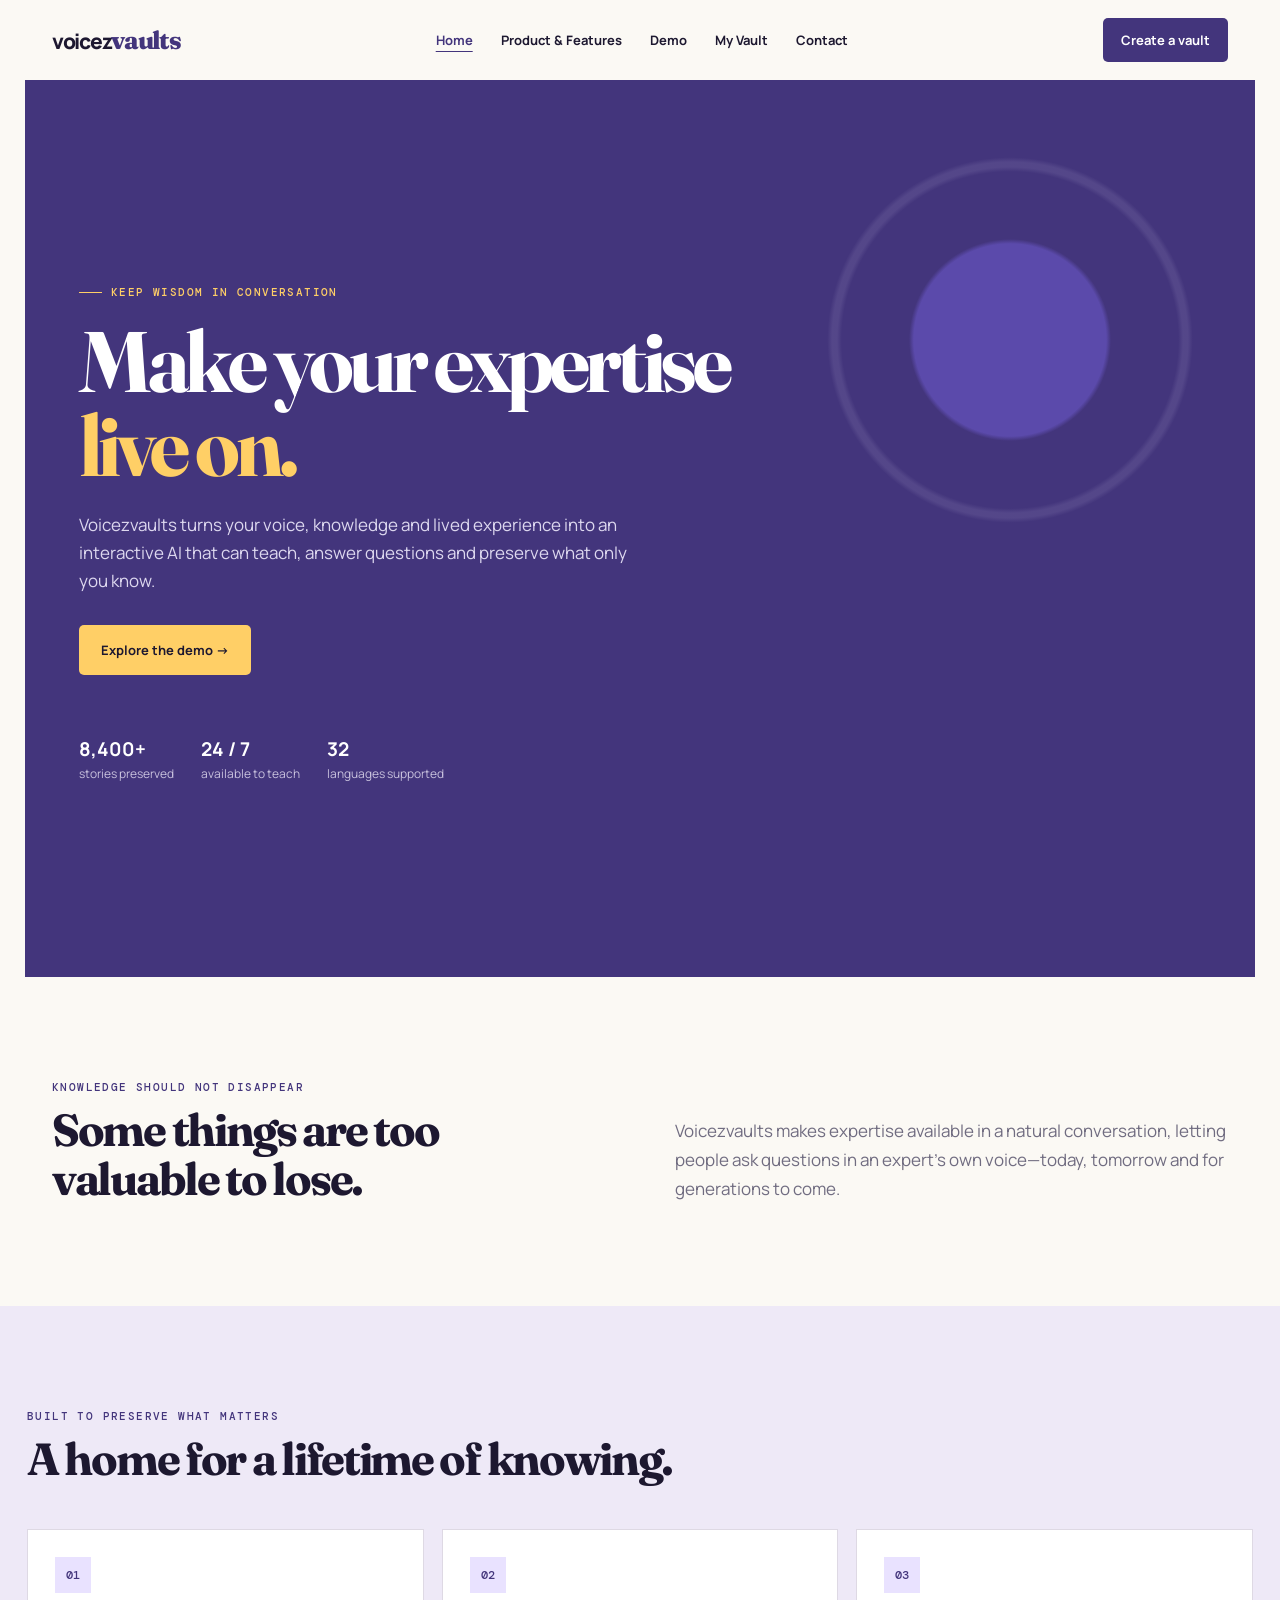
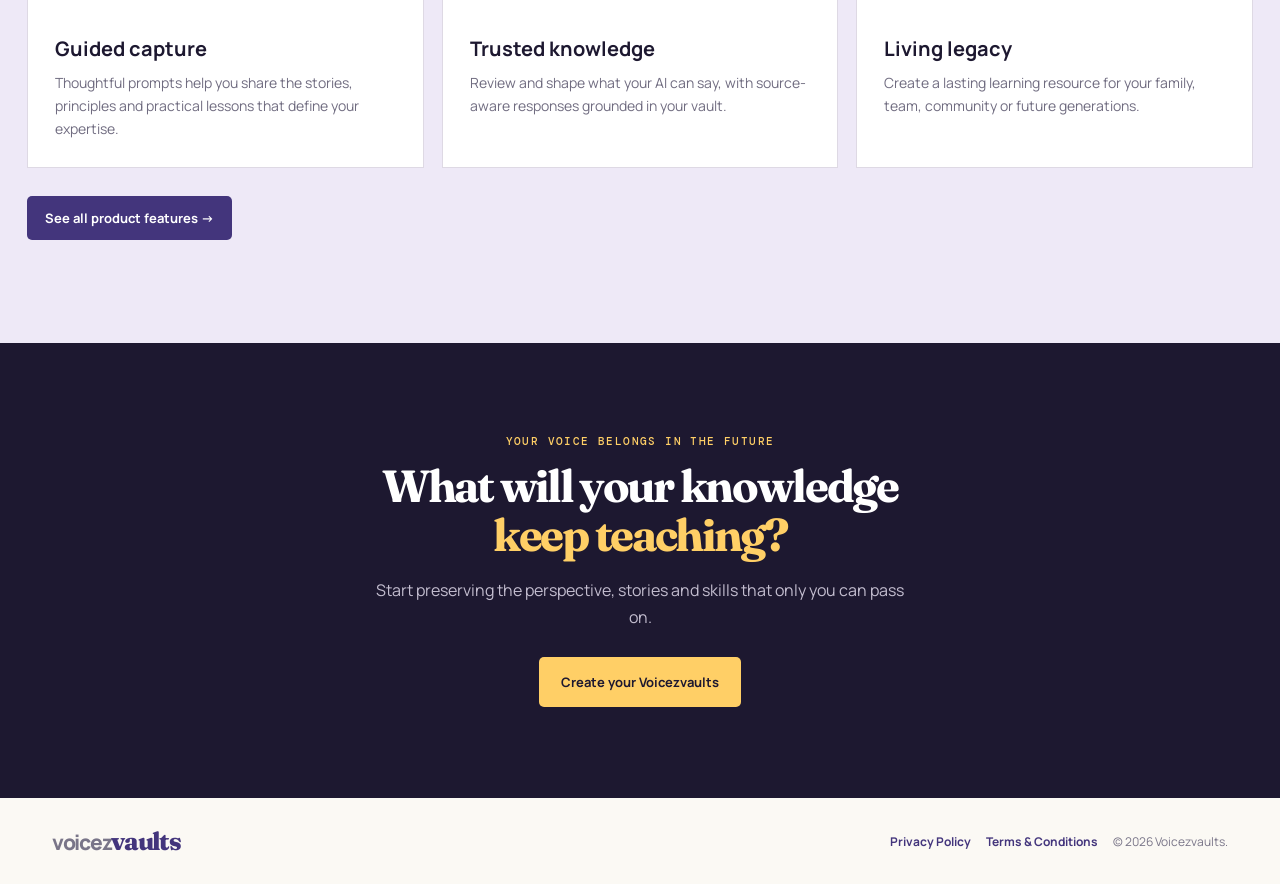
<file: index.html>
<!doctype html><html lang="en"><head><meta charset="UTF-8"><meta name="viewport" content="width=device-width,initial-scale=1.0"><title>Voicezvaults | Expertise that keeps speaking</title><link rel="stylesheet" href="styles.css"></head><body><header class="nav"><a href="index.html" class="logo">voicez<span>vaults</span></a><nav class="links"><a class="active" href="index.html">Home</a><a href="product.html">Product &amp; Features</a><a href="demo.html">Demo</a><a href="vault.html">My Vault</a><a href="contact.html">Contact</a></nav><a class="btn" href="vault.html">Create a vault</a></header><main><section class="hero"><div class="hero-inner"><div class="eyebrow">Keep wisdom in conversation</div><h1>Make your expertise<br><em>live on.</em></h1><p class="sub">Voicezvaults turns your voice, knowledge and lived experience into an interactive AI that can teach, answer questions and preserve what only you know.</p><a class="btn" href="demo.html">Explore the demo &rarr;</a><div class="proof"><span><b>8,400+</b>stories preserved</span><span><b>24 / 7</b>available to teach</span><span><b>32</b>languages supported</span></div></div></section><section class="intro"><div><div class="kicker">Knowledge should not disappear</div><h2>Some things are too valuable to lose.</h2></div><p class="copy">Voicezvaults makes expertise available in a natural conversation, letting people ask questions in an expert's own voice—today, tomorrow and for generations to come.</p></section><section class="cards"><div><div class="kicker">Built to preserve what matters</div><h2>A home for a lifetime of knowing.</h2><div class="features"><article class="feature"><div class="icon">01</div><h3>Guided capture</h3><p>Thoughtful prompts help you share the stories, principles and practical lessons that define your expertise.</p></article><article class="feature"><div class="icon">02</div><h3>Trusted knowledge</h3><p>Review and shape what your AI can say, with source-aware responses grounded in your vault.</p></article><article class="feature"><div class="icon">03</div><h3>Living legacy</h3><p>Create a lasting learning resource for your family, team, community or future generations.</p></article></div><p style="margin:28px 0 0"><a class="btn" href="product.html">See all product features &rarr;</a></p></div></section><section class="band"><div class="kicker" style="color:var(--gold);justify-content:center">Your voice belongs in the future</div><h2>What will your knowledge<br><em>keep teaching?</em></h2><p>Start preserving the perspective, stories and skills that only you can pass on.</p><a class="btn" href="vault.html">Create your Voicezvaults</a></section></main><footer class="footer"><span class="logo">voicez<span>vaults</span></span><span class="footer-links"><a href="privacy.html">Privacy Policy</a><a href="terms.html">Terms &amp; Conditions</a><span>&copy; 2026 Voicezvaults.</span></span></footer></body></html>
</file>
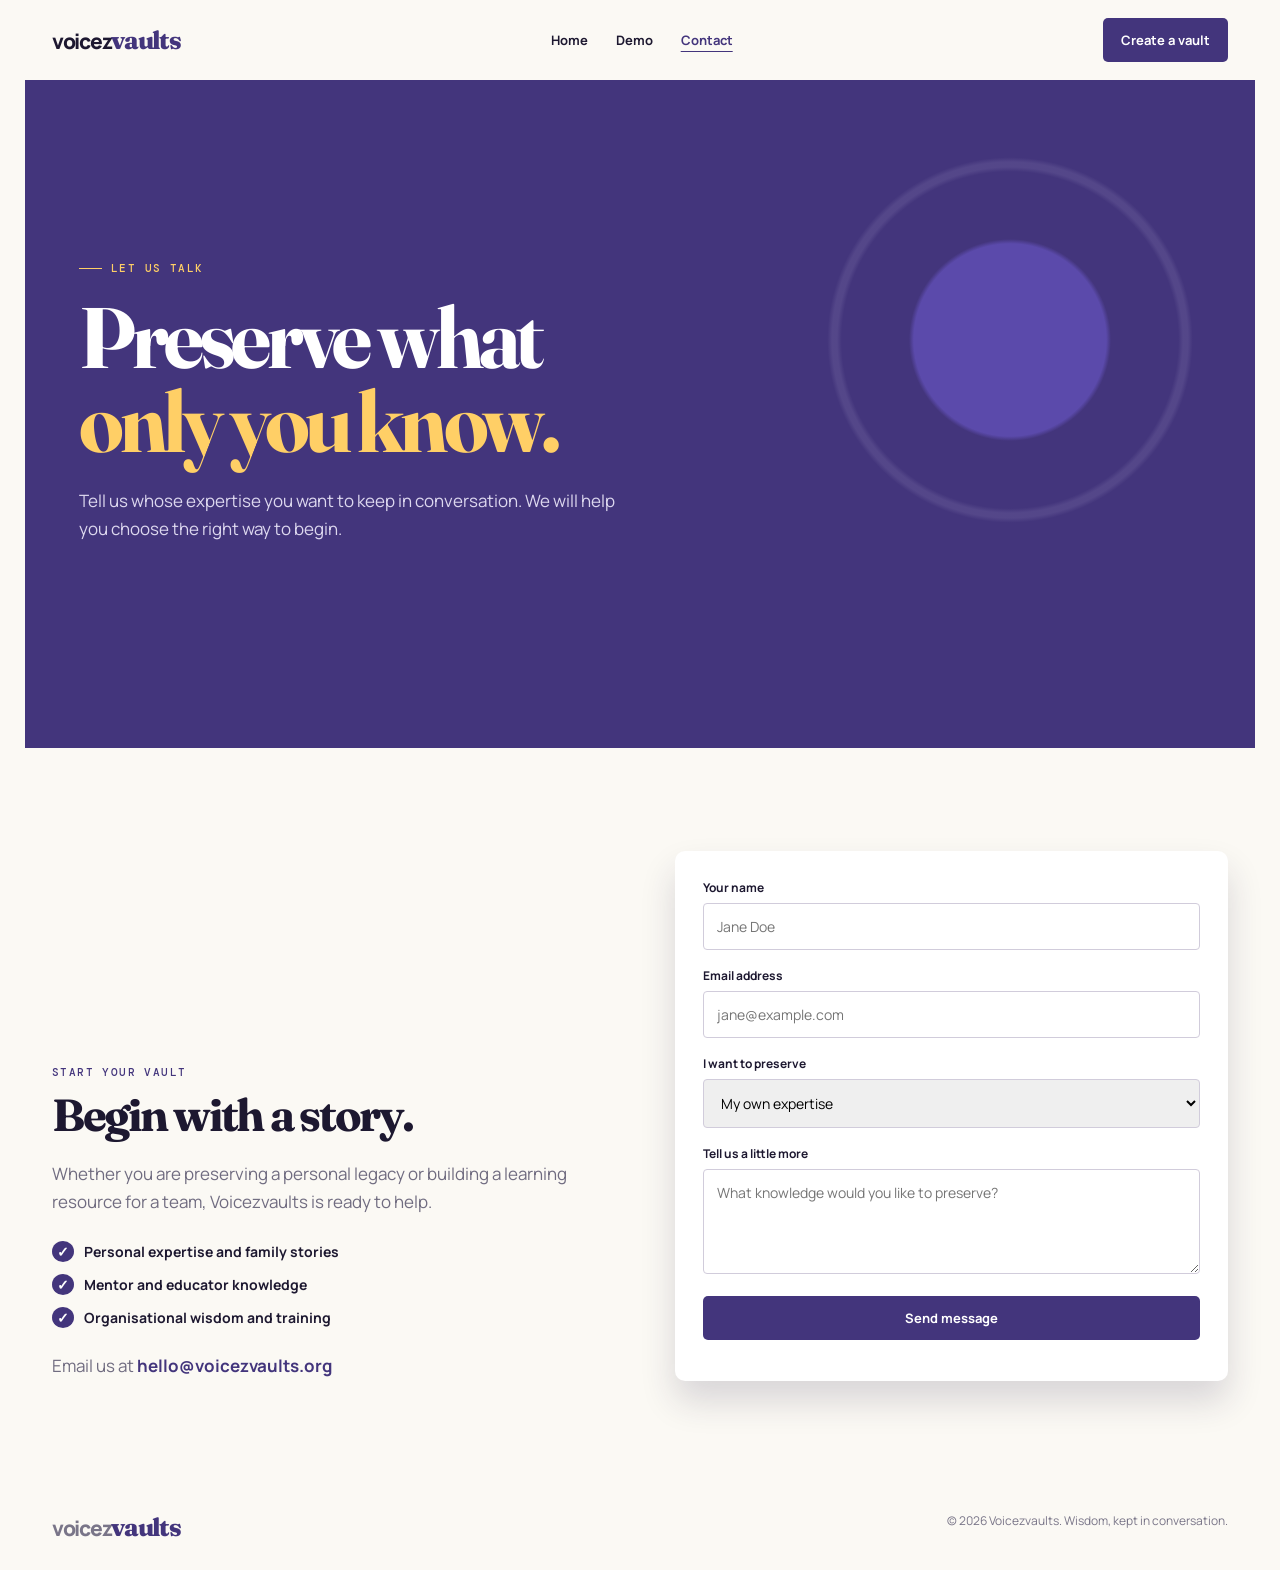
<file: contact.html>
<!doctype html><html lang="en"><head><meta charset="UTF-8"><meta name="viewport" content="width=device-width,initial-scale=1.0"><title>Voicezvaults | Contact</title><link rel="stylesheet" href="styles.css"></head><body><header class="nav"><a href="index.html" class="logo">voicez<span>vaults</span></a><nav class="links"><a href="index.html">Home</a><a href="demo.html">Demo</a><a class="active" href="contact.html">Contact</a></nav><a class="btn" href="contact.html">Create a vault</a></header><main><section class="page-head"><div><div class="eyebrow">Let us talk</div><h1>Preserve what<br><em>only you know.</em></h1><p class="sub">Tell us whose expertise you want to keep in conversation. We will help you choose the right way to begin.</p></div></section><section class="contact-grid"><div><div class="kicker">Start your vault</div><h2>Begin with a story.</h2><p class="copy" style="margin-top:20px">Whether you are preserving a personal legacy or building a learning resource for a team, Voicezvaults is ready to help.</p><ul class="ticks"><li>Personal expertise and family stories</li><li>Mentor and educator knowledge</li><li>Organisational wisdom and training</li></ul><p class="copy">Email us at <b style="color:var(--violet)">hello@voicezvaults.org</b></p></div><form class="form-card" onsubmit="event.preventDefault();document.getElementById('note').textContent='Thank you. We will be in touch soon.'"><label for="name">Your name</label><input id="name" required placeholder="Jane Doe"><label for="email">Email address</label><input id="email" type="email" required placeholder="jane@example.com"><label for="interest">I want to preserve</label><select id="interest"><option>My own expertise</option><option>A family member's legacy</option><option>My team's knowledge</option></select><label for="message">Tell us a little more</label><textarea id="message" placeholder="What knowledge would you like to preserve?"></textarea><button class="btn" type="submit">Send message</button><p id="note" style="text-align:center;color:var(--violet);font-weight:700;font-size:13px"></p></form></section></main><footer class="footer"><span class="logo">voicez<span>vaults</span></span><span>&copy; 2026 Voicezvaults. Wisdom, kept in conversation.</span></footer></body></html>
</file>
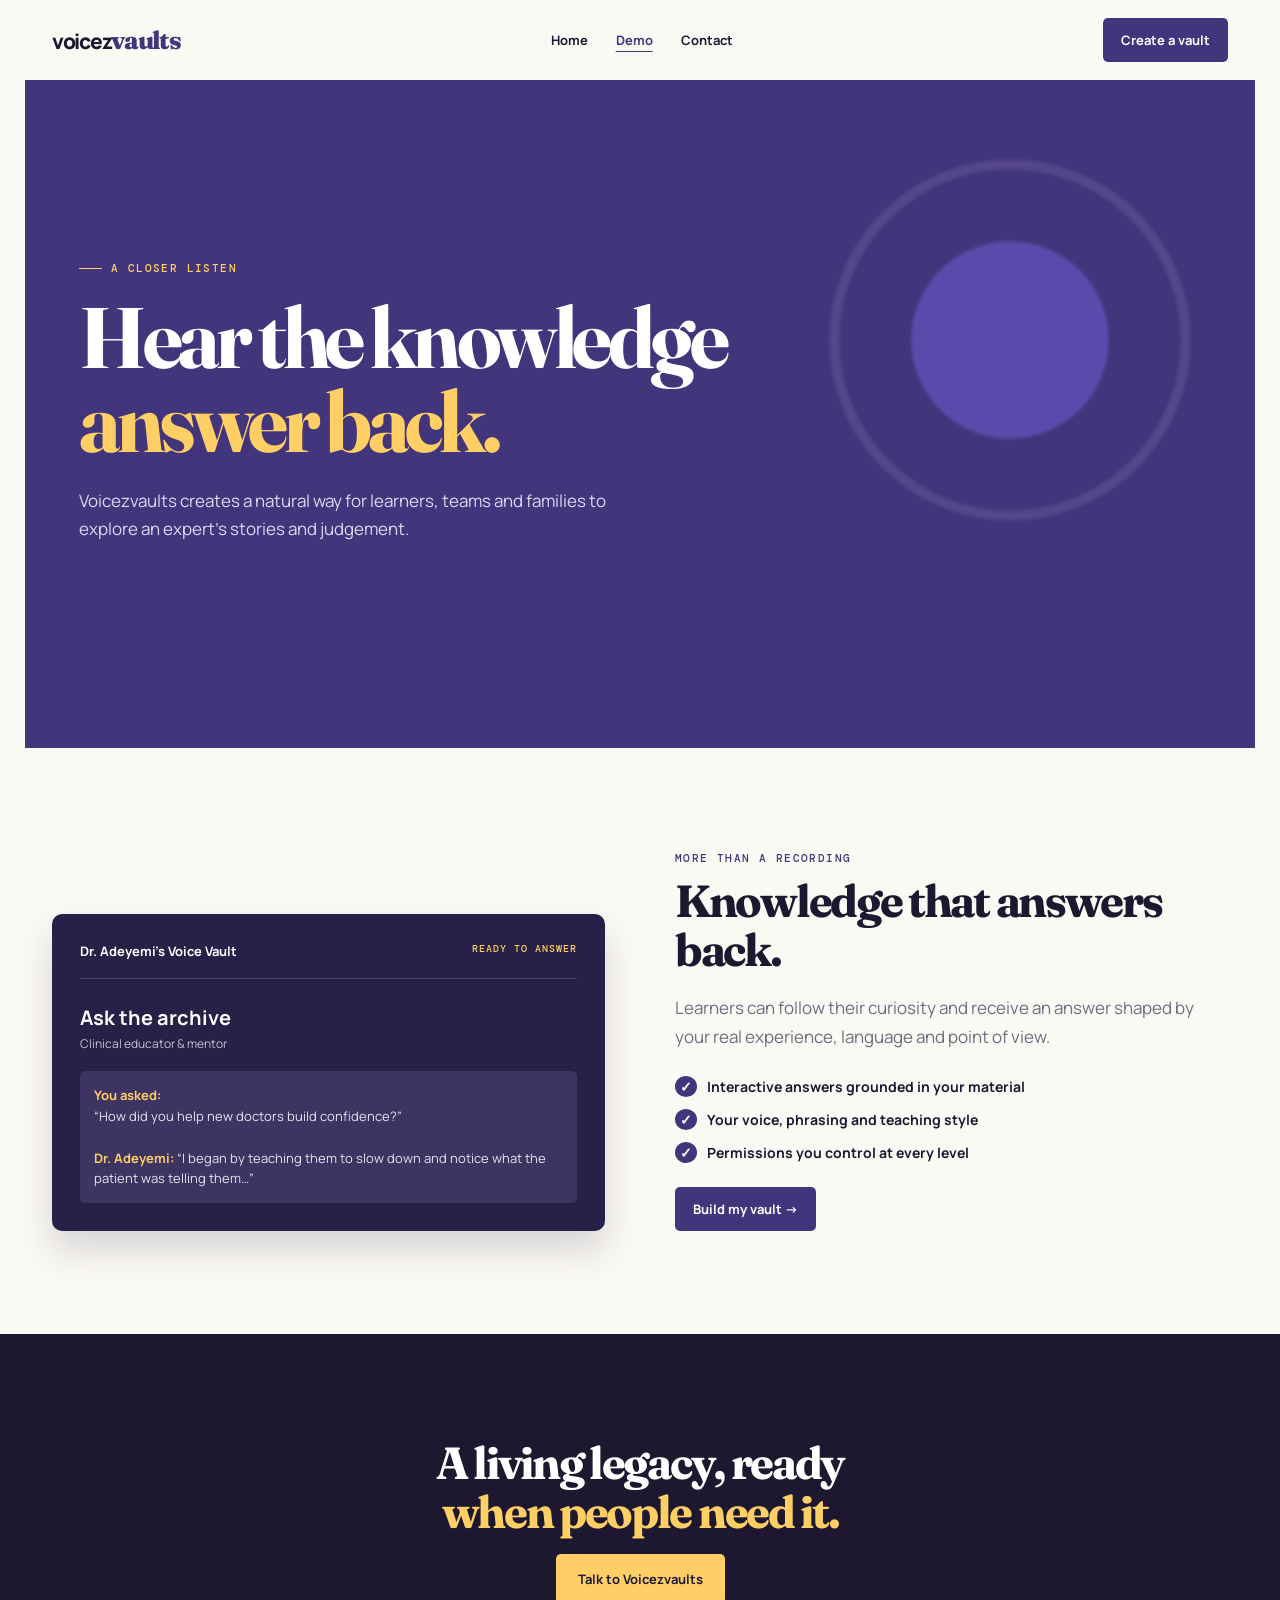
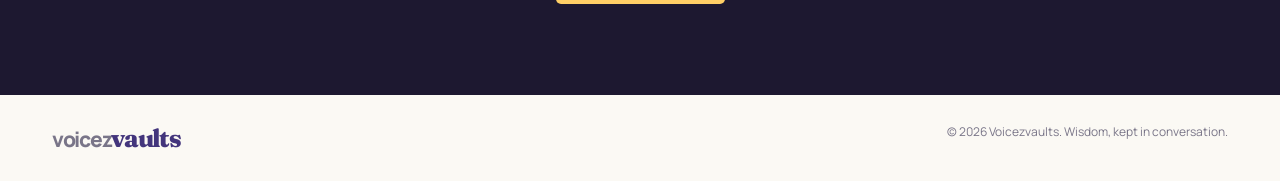
<file: demo.html>
<!doctype html><html lang="en"><head><meta charset="UTF-8"><meta name="viewport" content="width=device-width,initial-scale=1.0"><title>Voicezvaults | Demo</title><link rel="stylesheet" href="styles.css"></head><body><header class="nav"><a href="index.html" class="logo">voicez<span>vaults</span></a><nav class="links"><a href="index.html">Home</a><a class="active" href="demo.html">Demo</a><a href="contact.html">Contact</a></nav><a class="btn" href="contact.html">Create a vault</a></header><main><section class="page-head"><div><div class="eyebrow">A closer listen</div><h1>Hear the knowledge<br><em>answer back.</em></h1><p class="sub">Voicezvaults creates a natural way for learners, teams and families to explore an expert's stories and judgement.</p></div></section><section class="demo-grid"><div class="voice-card"><div class="card-top"><span>Dr. Adeyemi's Voice Vault</span><span class="live">READY TO ANSWER</span></div><div class="speaker"><b>Ask the archive</b><span>Clinical educator &amp; mentor</span></div><div class="question"><b>You asked:</b><br>“How did you help new doctors build confidence?”<br><br><b>Dr. Adeyemi:</b> “I began by teaching them to slow down and notice what the patient was telling them…”</div></div><div><div class="kicker">More than a recording</div><h2>Knowledge that answers back.</h2><p class="copy" style="margin-top:20px">Learners can follow their curiosity and receive an answer shaped by your real experience, language and point of view.</p><ul class="ticks"><li>Interactive answers grounded in your material</li><li>Your voice, phrasing and teaching style</li><li>Permissions you control at every level</li></ul><a class="btn" href="contact.html">Build my vault &rarr;</a></div></section><section class="band"><h2>A living legacy, ready<br><em>when people need it.</em></h2><a class="btn" href="contact.html">Talk to Voicezvaults</a></section></main><footer class="footer"><span class="logo">voicez<span>vaults</span></span><span>&copy; 2026 Voicezvaults. Wisdom, kept in conversation.</span></footer></body></html>
</file>
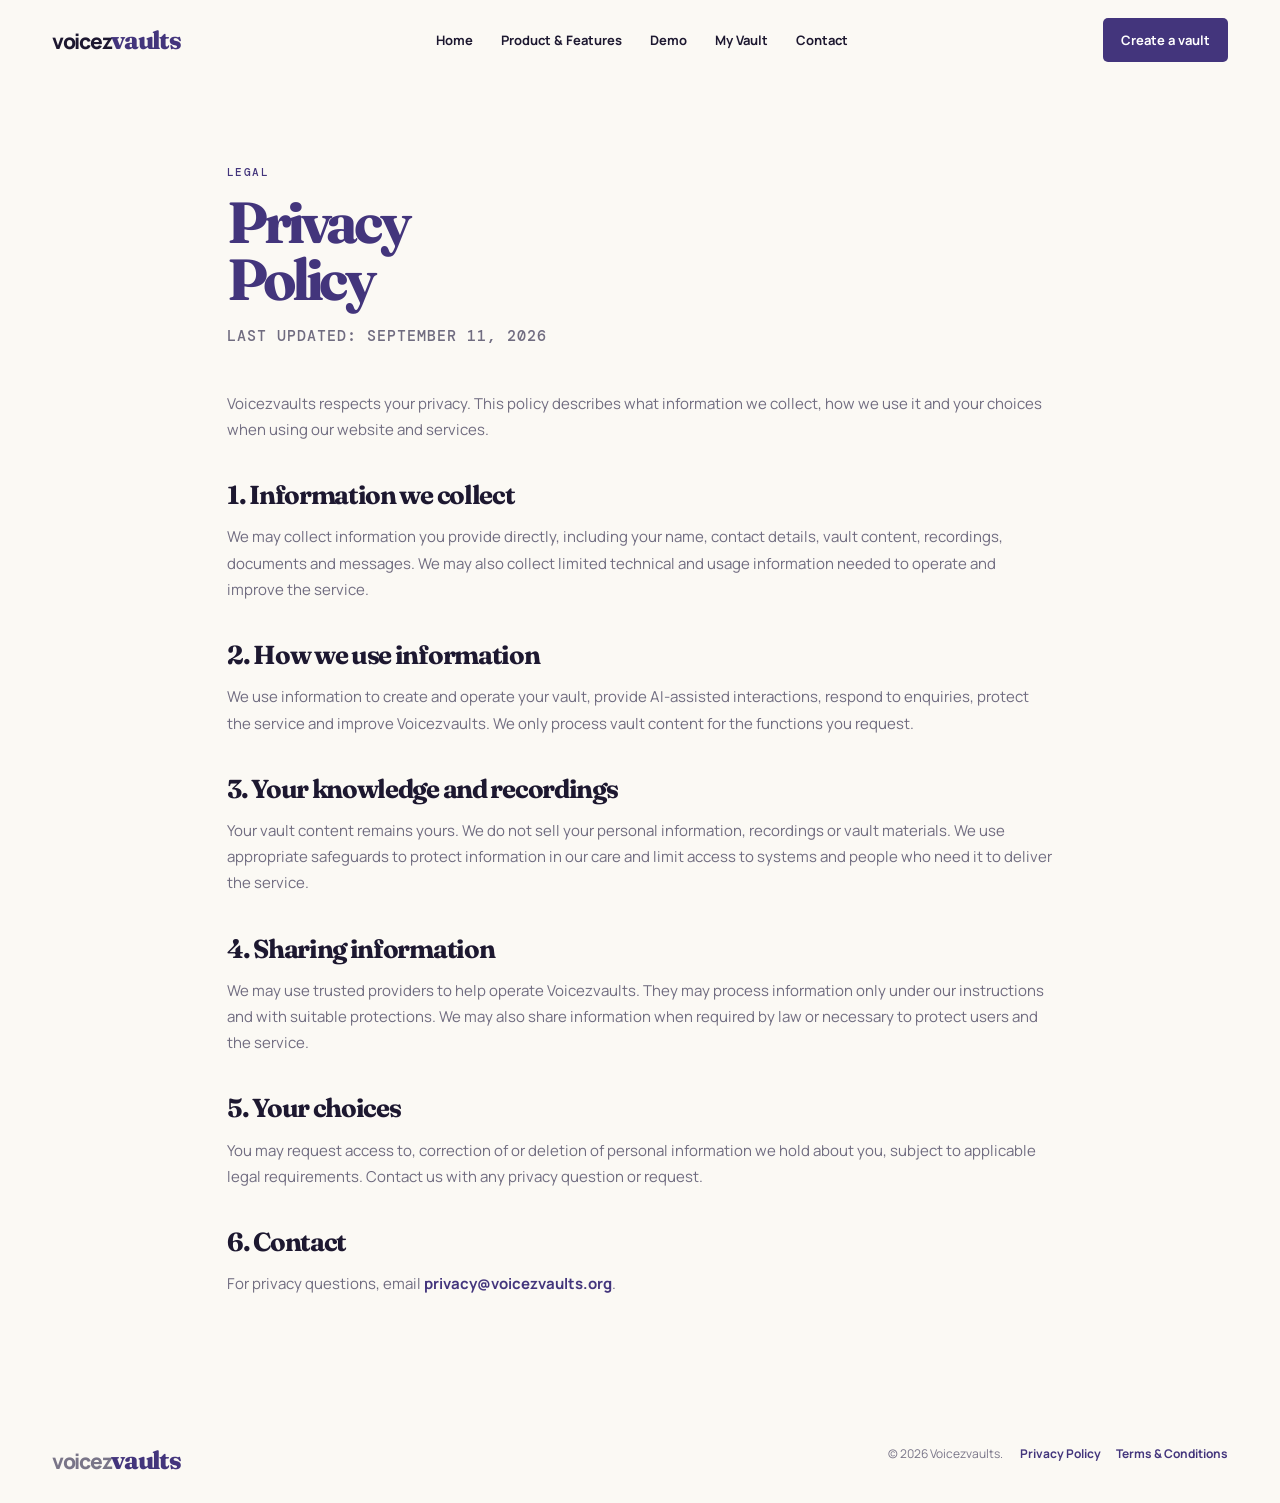
<file: privacy.html>
<!doctype html><html lang="en"><head><meta charset="UTF-8"><meta name="viewport" content="width=device-width,initial-scale=1.0"><title>Voicezvaults | Privacy Policy</title><link rel="stylesheet" href="styles.css"></head><body><header class="nav"><a href="index.html" class="logo">voicez<span>vaults</span></a><nav class="links"><a href="index.html">Home</a><a href="product.html">Product &amp; Features</a><a href="demo.html">Demo</a><a href="vault.html">My Vault</a><a href="contact.html">Contact</a></nav><a class="btn" href="vault.html">Create a vault</a></header><main class="legal"><div class="kicker">Legal</div><h1>Privacy<br>Policy</h1><p class="updated">Last updated: September 11, 2026</p><p>Voicezvaults respects your privacy. This policy describes what information we collect, how we use it and your choices when using our website and services.</p><h2>1. Information we collect</h2><p>We may collect information you provide directly, including your name, contact details, vault content, recordings, documents and messages. We may also collect limited technical and usage information needed to operate and improve the service.</p><h2>2. How we use information</h2><p>We use information to create and operate your vault, provide AI-assisted interactions, respond to enquiries, protect the service and improve Voicezvaults. We only process vault content for the functions you request.</p><h2>3. Your knowledge and recordings</h2><p>Your vault content remains yours. We do not sell your personal information, recordings or vault materials. We use appropriate safeguards to protect information in our care and limit access to systems and people who need it to deliver the service.</p><h2>4. Sharing information</h2><p>We may use trusted providers to help operate Voicezvaults. They may process information only under our instructions and with suitable protections. We may also share information when required by law or necessary to protect users and the service.</p><h2>5. Your choices</h2><p>You may request access to, correction of or deletion of personal information we hold about you, subject to applicable legal requirements. Contact us with any privacy question or request.</p><h2>6. Contact</h2><p>For privacy questions, email <a href="mailto:privacy@voicezvaults.org" style="color:var(--violet);font-weight:700">privacy@voicezvaults.org</a>.</p></main><footer class="footer legal-footer"><span class="logo">voicez<span>vaults</span></span><span>&copy; 2026 Voicezvaults. <a href="privacy.html">Privacy Policy</a><a href="terms.html">Terms &amp; Conditions</a></span></footer></body></html>
</file>
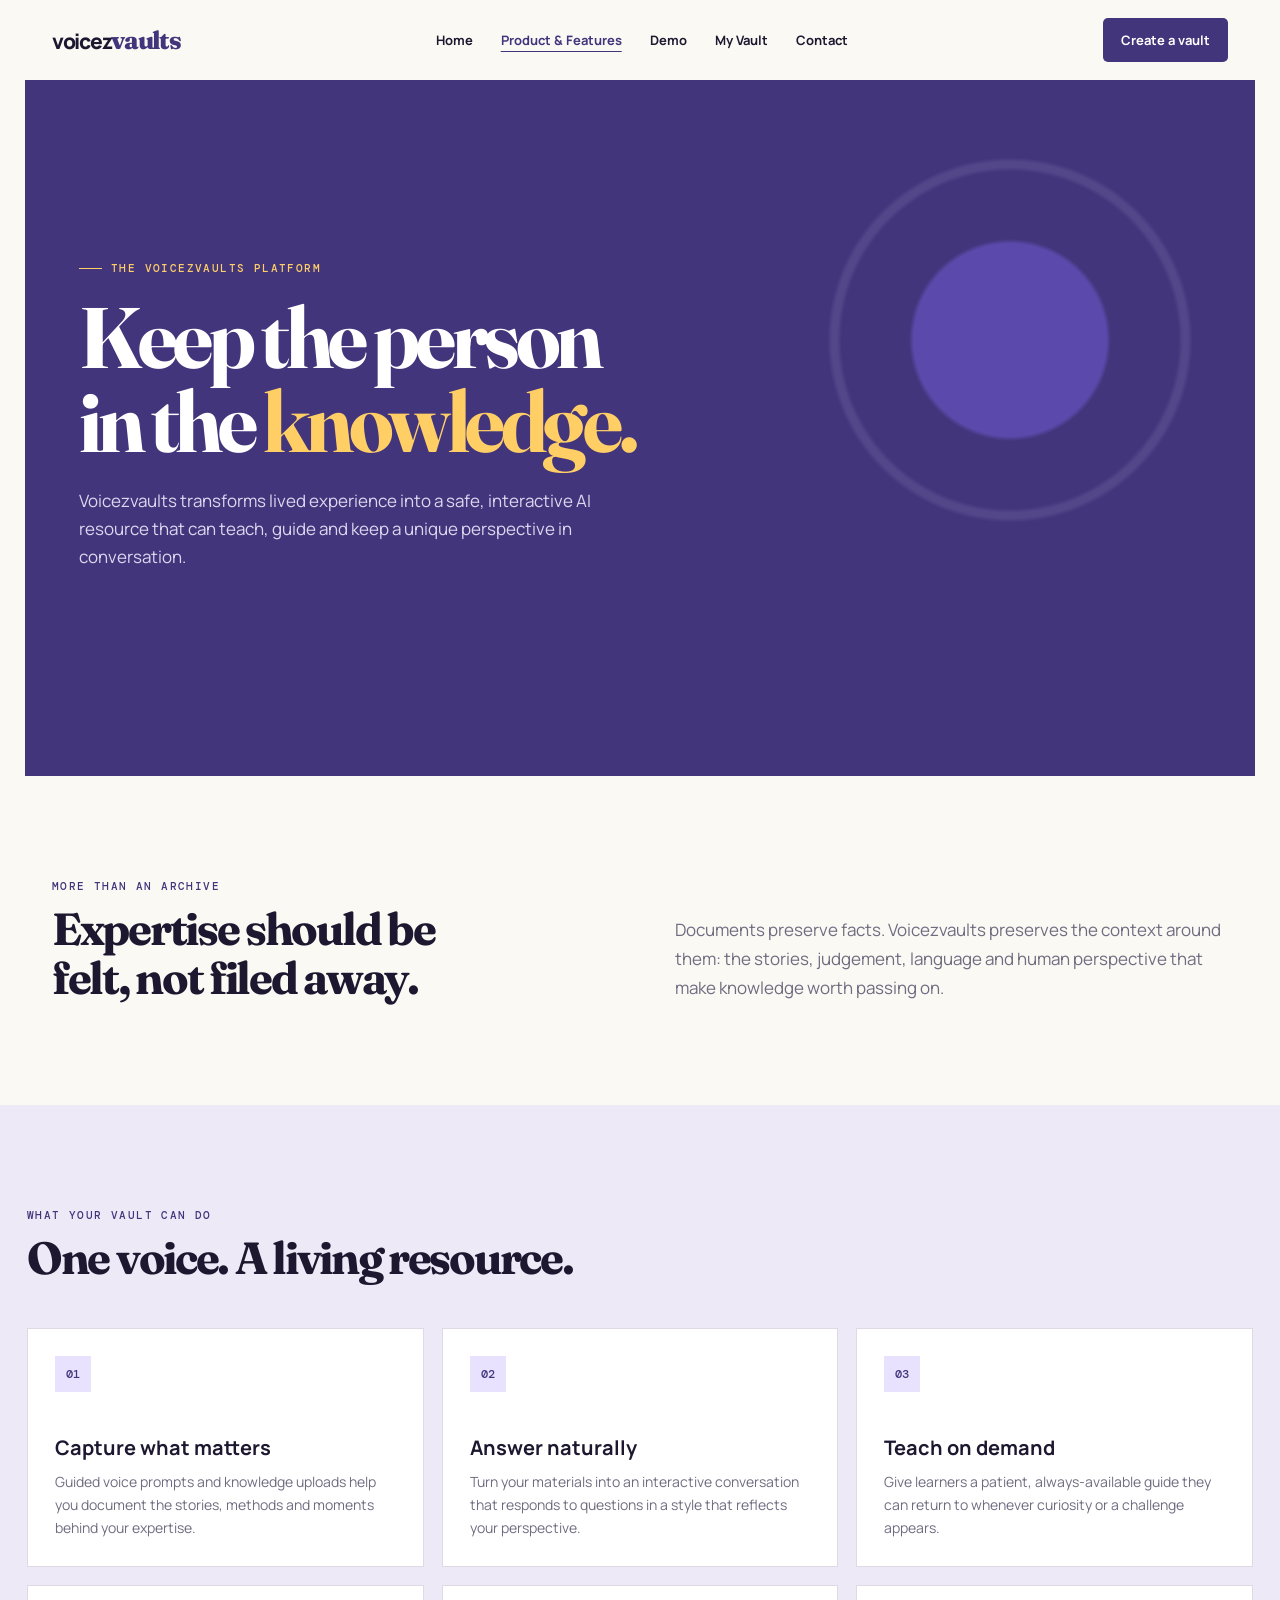
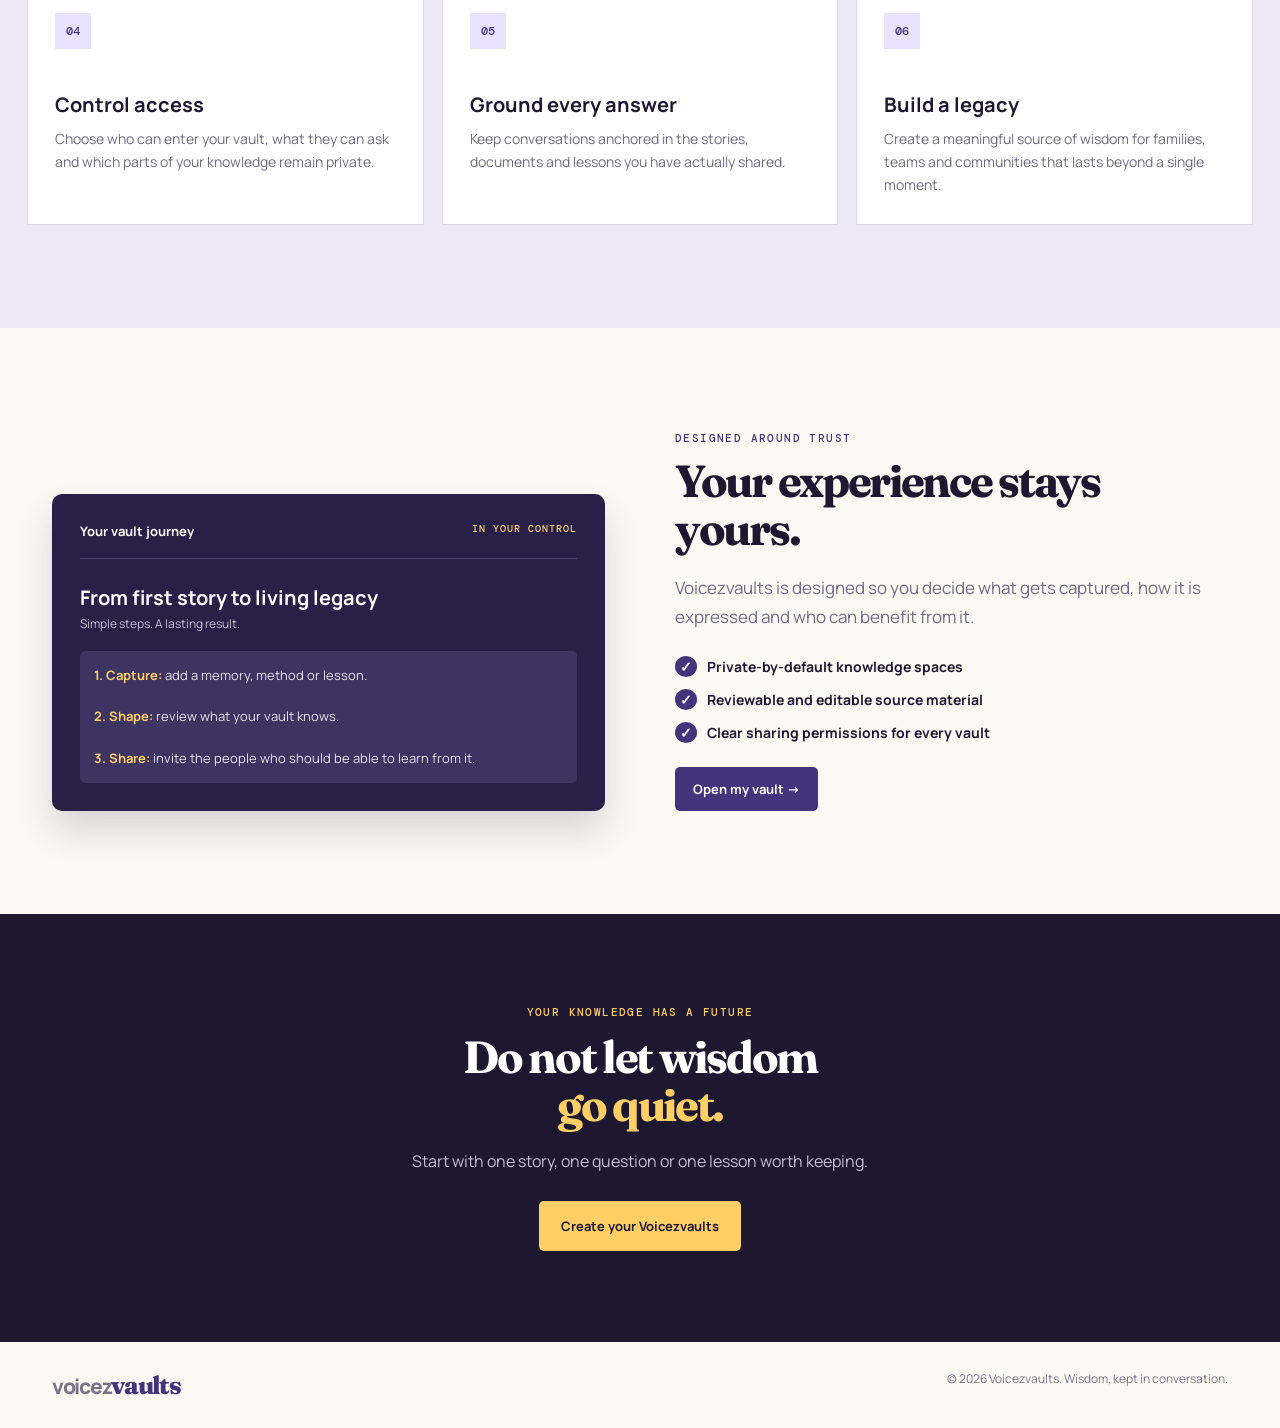
<file: product.html>
<!doctype html><html lang="en"><head><meta charset="UTF-8"><meta name="viewport" content="width=device-width,initial-scale=1.0"><title>Voicezvaults | Product &amp; Features</title><link rel="stylesheet" href="styles.css"></head><body><header class="nav"><a href="index.html" class="logo">voicez<span>vaults</span></a><nav class="links"><a href="index.html">Home</a><a class="active" href="product.html">Product &amp; Features</a><a href="demo.html">Demo</a><a href="vault.html">My Vault</a><a href="contact.html">Contact</a></nav><a class="btn" href="vault.html">Create a vault</a></header><main><section class="page-head"><div><div class="eyebrow">The Voicezvaults platform</div><h1>Keep the person<br>in the <em>knowledge.</em></h1><p class="sub">Voicezvaults transforms lived experience into a safe, interactive AI resource that can teach, guide and keep a unique perspective in conversation.</p></div></section><section class="intro"><div><div class="kicker">More than an archive</div><h2>Expertise should be<br>felt, not filed away.</h2></div><p class="copy">Documents preserve facts. Voicezvaults preserves the context around them: the stories, judgement, language and human perspective that make knowledge worth passing on.</p></section><section class="cards"><div><div class="kicker">What your vault can do</div><h2>One voice. A living resource.</h2><div class="features"><article class="feature"><div class="icon">01</div><h3>Capture what matters</h3><p>Guided voice prompts and knowledge uploads help you document the stories, methods and moments behind your expertise.</p></article><article class="feature"><div class="icon">02</div><h3>Answer naturally</h3><p>Turn your materials into an interactive conversation that responds to questions in a style that reflects your perspective.</p></article><article class="feature"><div class="icon">03</div><h3>Teach on demand</h3><p>Give learners a patient, always-available guide they can return to whenever curiosity or a challenge appears.</p></article><article class="feature"><div class="icon">04</div><h3>Control access</h3><p>Choose who can enter your vault, what they can ask and which parts of your knowledge remain private.</p></article><article class="feature"><div class="icon">05</div><h3>Ground every answer</h3><p>Keep conversations anchored in the stories, documents and lessons you have actually shared.</p></article><article class="feature"><div class="icon">06</div><h3>Build a legacy</h3><p>Create a meaningful source of wisdom for families, teams and communities that lasts beyond a single moment.</p></article></div></div></section><section class="demo-grid"><div class="voice-card"><div class="card-top"><span>Your vault journey</span><span class="live">IN YOUR CONTROL</span></div><div class="speaker"><b>From first story to living legacy</b><span>Simple steps. A lasting result.</span></div><div class="question"><b>1. Capture:</b> add a memory, method or lesson.<br><br><b>2. Shape:</b> review what your vault knows.<br><br><b>3. Share:</b> invite the people who should be able to learn from it.</div></div><div><div class="kicker">Designed around trust</div><h2>Your experience stays yours.</h2><p class="copy" style="margin-top:20px">Voicezvaults is designed so you decide what gets captured, how it is expressed and who can benefit from it.</p><ul class="ticks"><li>Private-by-default knowledge spaces</li><li>Reviewable and editable source material</li><li>Clear sharing permissions for every vault</li></ul><a class="btn" href="vault.html">Open my vault &rarr;</a></div></section><section class="band"><div class="kicker" style="color:var(--gold);justify-content:center">Your knowledge has a future</div><h2>Do not let wisdom<br><em>go quiet.</em></h2><p>Start with one story, one question or one lesson worth keeping.</p><a class="btn" href="vault.html">Create your Voicezvaults</a></section></main><footer class="footer"><span class="logo">voicez<span>vaults</span></span><span>&copy; 2026 Voicezvaults. Wisdom, kept in conversation.</span></footer></body></html>
</file>
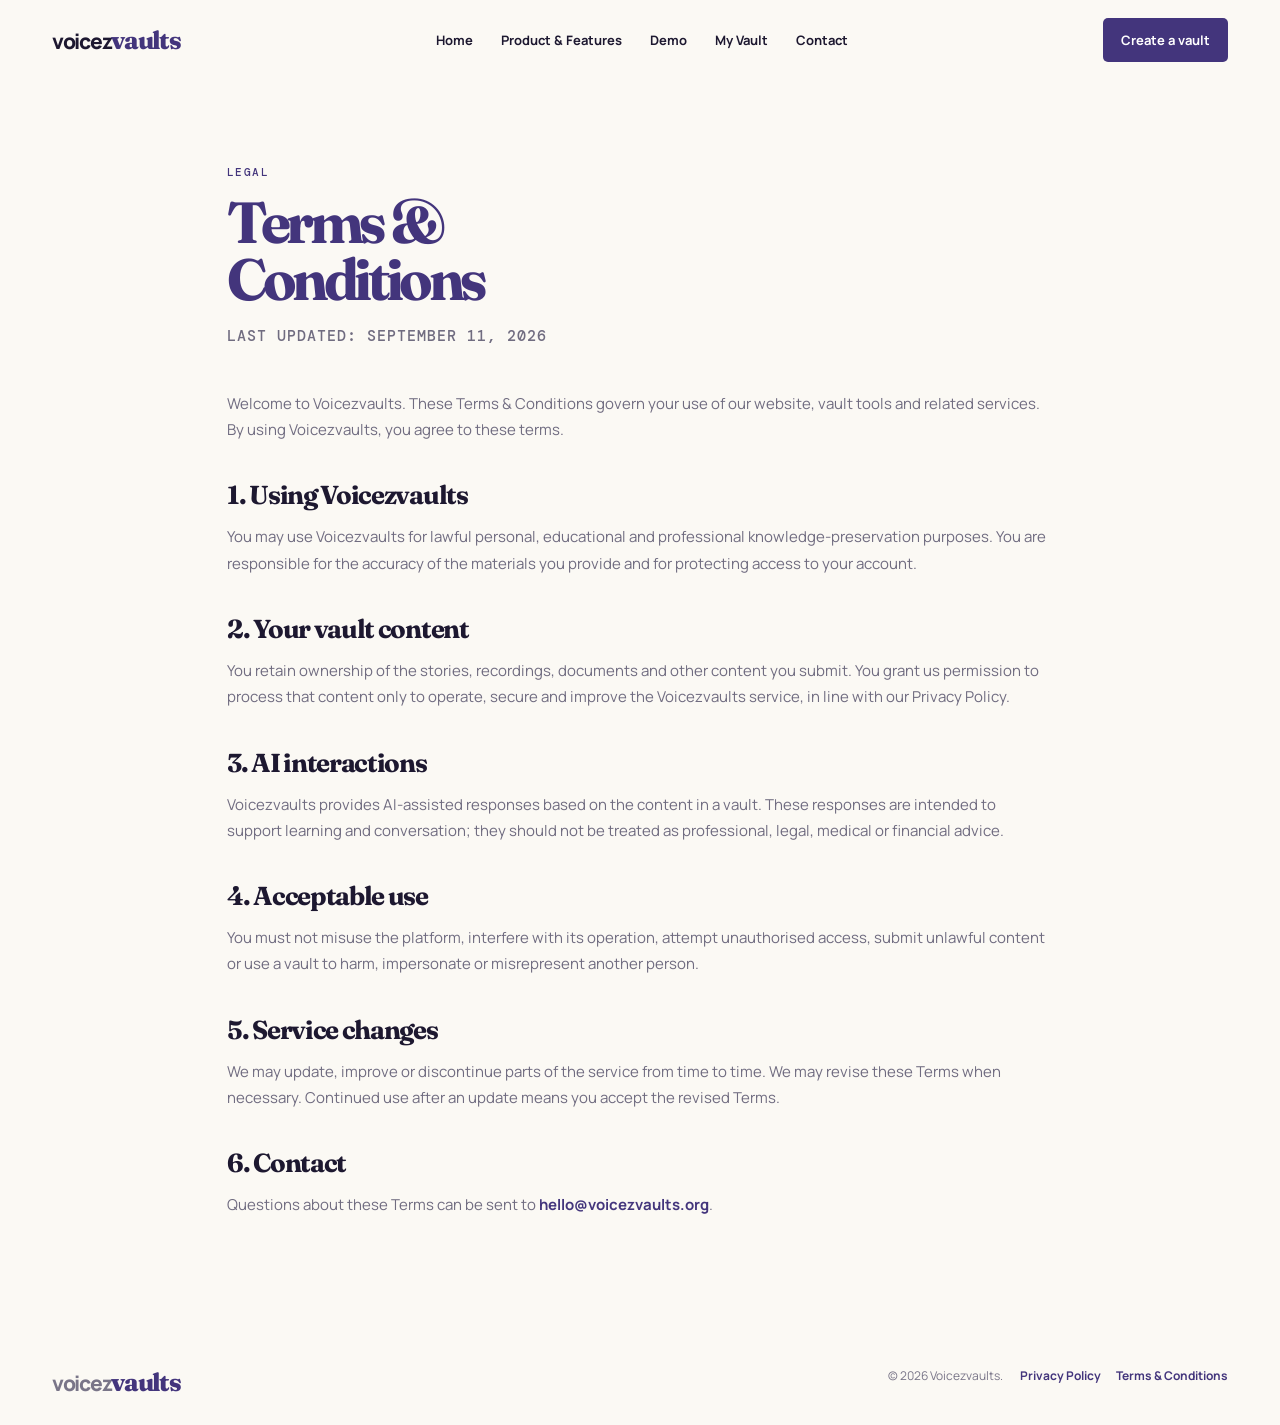
<file: terms.html>
<!doctype html><html lang="en"><head><meta charset="UTF-8"><meta name="viewport" content="width=device-width,initial-scale=1.0"><title>Voicezvaults | Terms &amp; Conditions</title><link rel="stylesheet" href="styles.css"></head><body><header class="nav"><a href="index.html" class="logo">voicez<span>vaults</span></a><nav class="links"><a href="index.html">Home</a><a href="product.html">Product &amp; Features</a><a href="demo.html">Demo</a><a href="vault.html">My Vault</a><a href="contact.html">Contact</a></nav><a class="btn" href="vault.html">Create a vault</a></header><main class="legal"><div class="kicker">Legal</div><h1>Terms &amp;<br>Conditions</h1><p class="updated">Last updated: September 11, 2026</p><p>Welcome to Voicezvaults. These Terms &amp; Conditions govern your use of our website, vault tools and related services. By using Voicezvaults, you agree to these terms.</p><h2>1. Using Voicezvaults</h2><p>You may use Voicezvaults for lawful personal, educational and professional knowledge-preservation purposes. You are responsible for the accuracy of the materials you provide and for protecting access to your account.</p><h2>2. Your vault content</h2><p>You retain ownership of the stories, recordings, documents and other content you submit. You grant us permission to process that content only to operate, secure and improve the Voicezvaults service, in line with our Privacy Policy.</p><h2>3. AI interactions</h2><p>Voicezvaults provides AI-assisted responses based on the content in a vault. These responses are intended to support learning and conversation; they should not be treated as professional, legal, medical or financial advice.</p><h2>4. Acceptable use</h2><p>You must not misuse the platform, interfere with its operation, attempt unauthorised access, submit unlawful content or use a vault to harm, impersonate or misrepresent another person.</p><h2>5. Service changes</h2><p>We may update, improve or discontinue parts of the service from time to time. We may revise these Terms when necessary. Continued use after an update means you accept the revised Terms.</p><h2>6. Contact</h2><p>Questions about these Terms can be sent to <a href="mailto:hello@voicezvaults.org" style="color:var(--violet);font-weight:700">hello@voicezvaults.org</a>.</p></main><footer class="footer legal-footer"><span class="logo">voicez<span>vaults</span></span><span>&copy; 2026 Voicezvaults. <a href="privacy.html">Privacy Policy</a><a href="terms.html">Terms &amp; Conditions</a></span></footer></body></html>
</file>
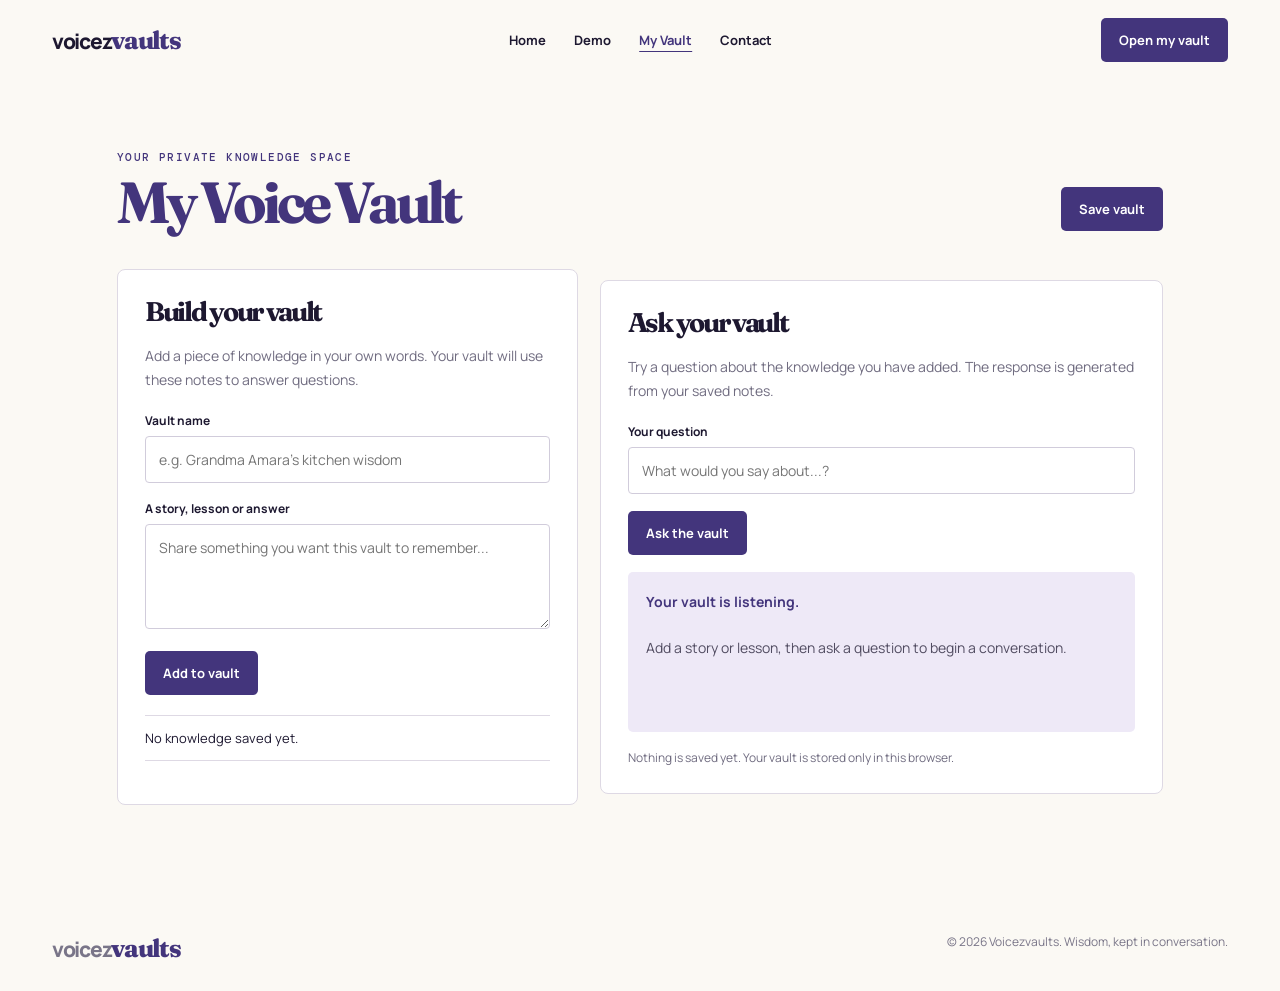
<file: vault.html>
<!doctype html><html lang="en"><head><meta charset="UTF-8"><meta name="viewport" content="width=device-width,initial-scale=1.0"><title>Voicezvaults | My Vault</title><link rel="stylesheet" href="styles.css"></head><body><header class="nav"><a href="index.html" class="logo">voicez<span>vaults</span></a><nav class="links"><a href="index.html">Home</a><a href="demo.html">Demo</a><a class="active" href="vault.html">My Vault</a><a href="contact.html">Contact</a></nav><a class="btn" href="vault.html">Open my vault</a></header><main class="vault-wrap"><div class="vault-top"><div><div class="kicker">Your private knowledge space</div><h1>My Voice Vault</h1></div><button class="btn" id="save">Save vault</button></div><div class="vault-grid"><section class="panel"><h2>Build your vault</h2><p class="copy">Add a piece of knowledge in your own words. Your vault will use these notes to answer questions.</p><label for="vaultName">Vault name</label><input id="vaultName" placeholder="e.g. Grandma Amara's kitchen wisdom"><label for="entry">A story, lesson or answer</label><textarea id="entry" placeholder="Share something you want this vault to remember..."></textarea><button class="btn" id="add">Add to vault</button><ul class="knowledge-list" id="knowledge"><li><span>No knowledge saved yet.</span></li></ul></section><section class="panel"><h2>Ask your vault</h2><p class="copy">Try a question about the knowledge you have added. The response is generated from your saved notes.</p><label for="question">Your question</label><input id="question" placeholder="What would you say about...?"><button class="btn" id="ask">Ask the vault</button><div class="answer" id="answer"><b>Your vault is listening.</b><br><br>Add a story or lesson, then ask a question to begin a conversation.</div><p class="vault-note" id="status">Nothing is saved yet. Your vault is stored only in this browser.</p></section></div></main><footer class="footer"><span class="logo">voicez<span>vaults</span></span><span>&copy; 2026 Voicezvaults. Wisdom, kept in conversation.</span></footer><script>const key='voicezvaults-data';let data=JSON.parse(localStorage.getItem(key)||'{"name":"","entries":[]}');const name=document.getElementById('vaultName'),entry=document.getElementById('entry'),list=document.getElementById('knowledge'),status=document.getElementById('status'),answer=document.getElementById('answer');function render(){name.value=data.name;list.innerHTML=data.entries.length?data.entries.map((v,i)=>`<li><span>${v.length>70?v.slice(0,70)+'…':v}</span><button data-i="${i}">Remove</button></li>`).join(''):'<li><span>No knowledge saved yet.</span></li>';document.querySelectorAll('[data-i]').forEach(b=>b.onclick=()=>{data.entries.splice(b.dataset.i,1);render()})}function save(){data.name=name.value.trim();localStorage.setItem(key,JSON.stringify(data));status.textContent=`Saved ${data.entries.length} knowledge item${data.entries.length===1?'':'s'} in ${data.name||'your vault'}.`}document.getElementById('add').onclick=()=>{if(!entry.value.trim())return;data.entries.push(entry.value.trim());entry.value='';save();render()};document.getElementById('save').onclick=save;document.getElementById('ask').onclick=()=>{const q=document.getElementById('question').value.trim();if(!data.entries.length){answer.innerHTML='<b>Start with a memory.</b><br><br>Add at least one story, lesson or answer so your vault has something to draw from.';return}const words=q.toLowerCase().split(/\W+/).filter(w=>w.length>3);const best=data.entries.map(t=>({t,s:words.reduce((n,w)=>n+(t.toLowerCase().includes(w)?1:0),0)})).sort((a,b)=>b.s-a.s)[0].t;answer.innerHTML=`<b>${data.name||'Your vault'} says:</b><br><br>${best}<br><br><span style="font-size:12px;color:#706c80">Based on a note you added to this vault.</span>`};render();</script></body></html>
</file>
<file: styles.css>
@import url('https://fonts.googleapis.com/css2?family=DM+Mono:wght@400;500&family=Fraunces:opsz,wght@9..144,600;9..144,700&family=Manrope:wght@400;500;600;700;800&display=swap');
.vault-wrap{max-width:1100px;margin:auto;padding:70px 27px 100px}.vault-top{display:flex;justify-content:space-between;gap:20px;align-items:end;margin-bottom:38px}.vault-top h1{color:var(--violet);font-size:58px;margin:10px 0 0}.vault-grid{display:grid;grid-template-columns:.9fr 1.1fr;gap:22px}.panel{border:1px solid var(--line);background:#fff;padding:27px;border-radius:8px}.panel h2{font-size:27px;margin:0 0 18px}.panel .copy{font-size:14px;margin-bottom:20px}.knowledge-list{border-top:1px solid var(--line);margin-top:20px;padding:0;list-style:none}.knowledge-list li{padding:13px 0;border-bottom:1px solid var(--line);font-size:13px;display:flex;justify-content:space-between;gap:12px}.knowledge-list button{border:0;background:none;color:#b14059;font:700 11px Manrope;cursor:pointer}.answer{min-height:160px;background:#eee9f7;border-radius:5px;padding:18px;color:#514c61;font-size:14px;line-height:1.65;margin:17px 0}.answer b{color:var(--violet)}.vault-note{font-size:12px;color:var(--muted);margin:12px 0 0}@media(max-width:800px){.vault-top,.vault-grid{grid-template-columns:1fr;display:grid}.vault-top h1{font-size:45px}}
.legal{max-width:880px;margin:auto;padding:85px 27px 105px}.legal h1{font-size:58px;color:var(--violet);margin:15px 0}.legal h2{font-size:26px;letter-spacing:-1.3px;margin:38px 0 11px}.legal p{font-size:15px;line-height:1.75;color:var(--muted)}.updated{font:500 11px 'DM Mono';letter-spacing:1px;text-transform:uppercase;color:var(--muted);margin-bottom:42px}.legal-footer a{color:var(--violet);font-weight:700;margin-left:15px}.legal-footer a:hover{text-decoration:underline}@media(max-width:800px){.legal h1{font-size:44px}}
.footer-links{display:flex;align-items:center;gap:15px}.footer-links a{color:var(--violet);font-weight:700}.footer-links a:hover{text-decoration:underline}@media(max-width:800px){.footer-links{flex-wrap:wrap}}
:root{--ink:#1d1830;--violet:#43357c;--lav:#e9e2ff;--paper:#fbf9f4;--gold:#ffcf66;--muted:#706c80;--line:#ded9e4}*{box-sizing:border-box}body{margin:0;background:var(--paper);color:var(--ink);font-family:Manrope,Arial,sans-serif}a{text-decoration:none;color:inherit}.nav{height:80px;max-width:1230px;margin:auto;padding:0 27px;display:flex;align-items:center;justify-content:space-between}.logo{font-size:21px;font-weight:800;letter-spacing:-1.3px}.logo span{font-family:Fraunces;color:var(--violet);font-size:25px}.links{display:flex;gap:28px;font-size:13px;font-weight:700}.links a:hover,.links .active{color:var(--violet);text-decoration:underline;text-underline-offset:6px}.btn{border:0;border-radius:5px;background:var(--violet);color:#fff;padding:13px 18px;font:700 13px Manrope;cursor:pointer;display:inline-block}.btn:hover{background:#30275f}.hero,.page-head{background:var(--violet);color:white;overflow:hidden;position:relative}.hero:before,.page-head:before{content:'';position:absolute;width:680px;height:680px;border-radius:50%;background:radial-gradient(circle,#5b4aab 0 20%,transparent 21% 35%,rgba(233,226,255,.1) 36% 37%,transparent 38%);right:-95px;top:-80px}.hero-inner,.page-head>div{max-width:1230px;margin:auto;padding:102px 27px 92px;position:relative}.page-head>div{padding-top:78px;padding-bottom:72px}.eyebrow,.kicker{font:500 11px 'DM Mono';letter-spacing:1.4px;text-transform:uppercase;color:var(--gold);display:flex;gap:9px;align-items:center}.eyebrow:before{content:'';width:23px;height:1px;background:var(--gold)}h1{font:700 clamp(51px,6.7vw,88px) Fraunces;letter-spacing:-4.4px;line-height:.98;max-width:760px;margin:20px 0 24px}.hero h1 em,.page-head h1 em{color:var(--gold);font-style:normal}.sub{max-width:560px;color:#ddd8ef;font-size:17px;line-height:1.65;margin-bottom:30px}.hero .btn,.band .btn{background:var(--gold);color:var(--ink);padding:16px 22px}.proof{display:flex;gap:27px;margin-top:61px;font-size:12px;color:#c8c1dd}.proof b{display:block;color:white;font-size:19px;margin-bottom:3px}section{max-width:1230px;margin:auto;padding:103px 27px}.intro,.demo-grid,.contact-grid{display:grid;grid-template-columns:1fr 1fr;gap:70px;align-items:end}.kicker{color:var(--violet)}h2{font:700 45px Fraunces;letter-spacing:-2.3px;line-height:1.08;margin:12px 0 0}.copy{font-size:17px;line-height:1.7;color:var(--muted);margin:0}.cards{background:#eee9f7;max-width:none}.cards>div{max-width:1230px;margin:auto}.features{display:grid;grid-template-columns:repeat(3,1fr);gap:18px;margin-top:45px}.feature{background:#fff;border:1px solid var(--line);padding:27px}.icon{height:36px;width:36px;background:var(--lav);color:var(--violet);display:grid;place-items:center;font:500 12px 'DM Mono'}.feature h3{font-size:20px;margin:42px 0 9px}.feature p{font-size:14px;line-height:1.65;color:var(--muted);margin:0}.voice-card,.form-card{background:#282047;color:white;border-radius:10px;padding:28px;box-shadow:0 20px 35px rgba(40,32,71,.16)}.card-top{display:flex;justify-content:space-between;border-bottom:1px solid #4b4271;padding-bottom:18px;font-size:13px;font-weight:700}.live{font:500 10px 'DM Mono';color:var(--gold);letter-spacing:1px}.speaker{padding:25px 0 18px}.speaker b{font-size:20px;display:block}.speaker span{font-size:12px;color:#c6c0d7}.question{background:#3d3461;border-radius:5px;padding:14px;font-size:13px;line-height:1.6;color:#e7e2ef}.question b{color:var(--gold)}.ticks{list-style:none;padding:0;margin:25px 0}.ticks li{font-size:14px;font-weight:700;margin:14px 0}.ticks li:before{content:'✓';color:white;background:var(--violet);border-radius:50%;padding:1px 5px;margin-right:10px}.form-card{background:#fff;color:var(--ink)}label{display:block;font-size:12px;font-weight:700;margin-bottom:7px}input,select,textarea{width:100%;border:1px solid #d1ccdb;border-radius:4px;padding:13px;font:14px Manrope;margin-bottom:17px}textarea{min-height:105px;resize:vertical}.form-card .btn{width:100%}.band{background:var(--ink);max-width:none;color:white;text-align:center;padding:91px 27px}.band h2{max-width:760px;margin:14px auto 18px}.band h2 em{color:var(--gold);font-style:normal}.band p{max-width:550px;margin:0 auto 27px;color:#c3bdcf;line-height:1.65}.footer{max-width:1230px;margin:auto;padding:28px 27px;display:flex;justify-content:space-between;color:#797588;font-size:12px}@media(max-width:800px){.links{display:none}.hero-inner{padding-top:75px}.intro,.demo-grid,.contact-grid{grid-template-columns:1fr;gap:30px}.features{grid-template-columns:1fr}h1{letter-spacing:-3px}.footer{flex-direction:column;gap:9px}.proof{gap:15px}}
</file>
